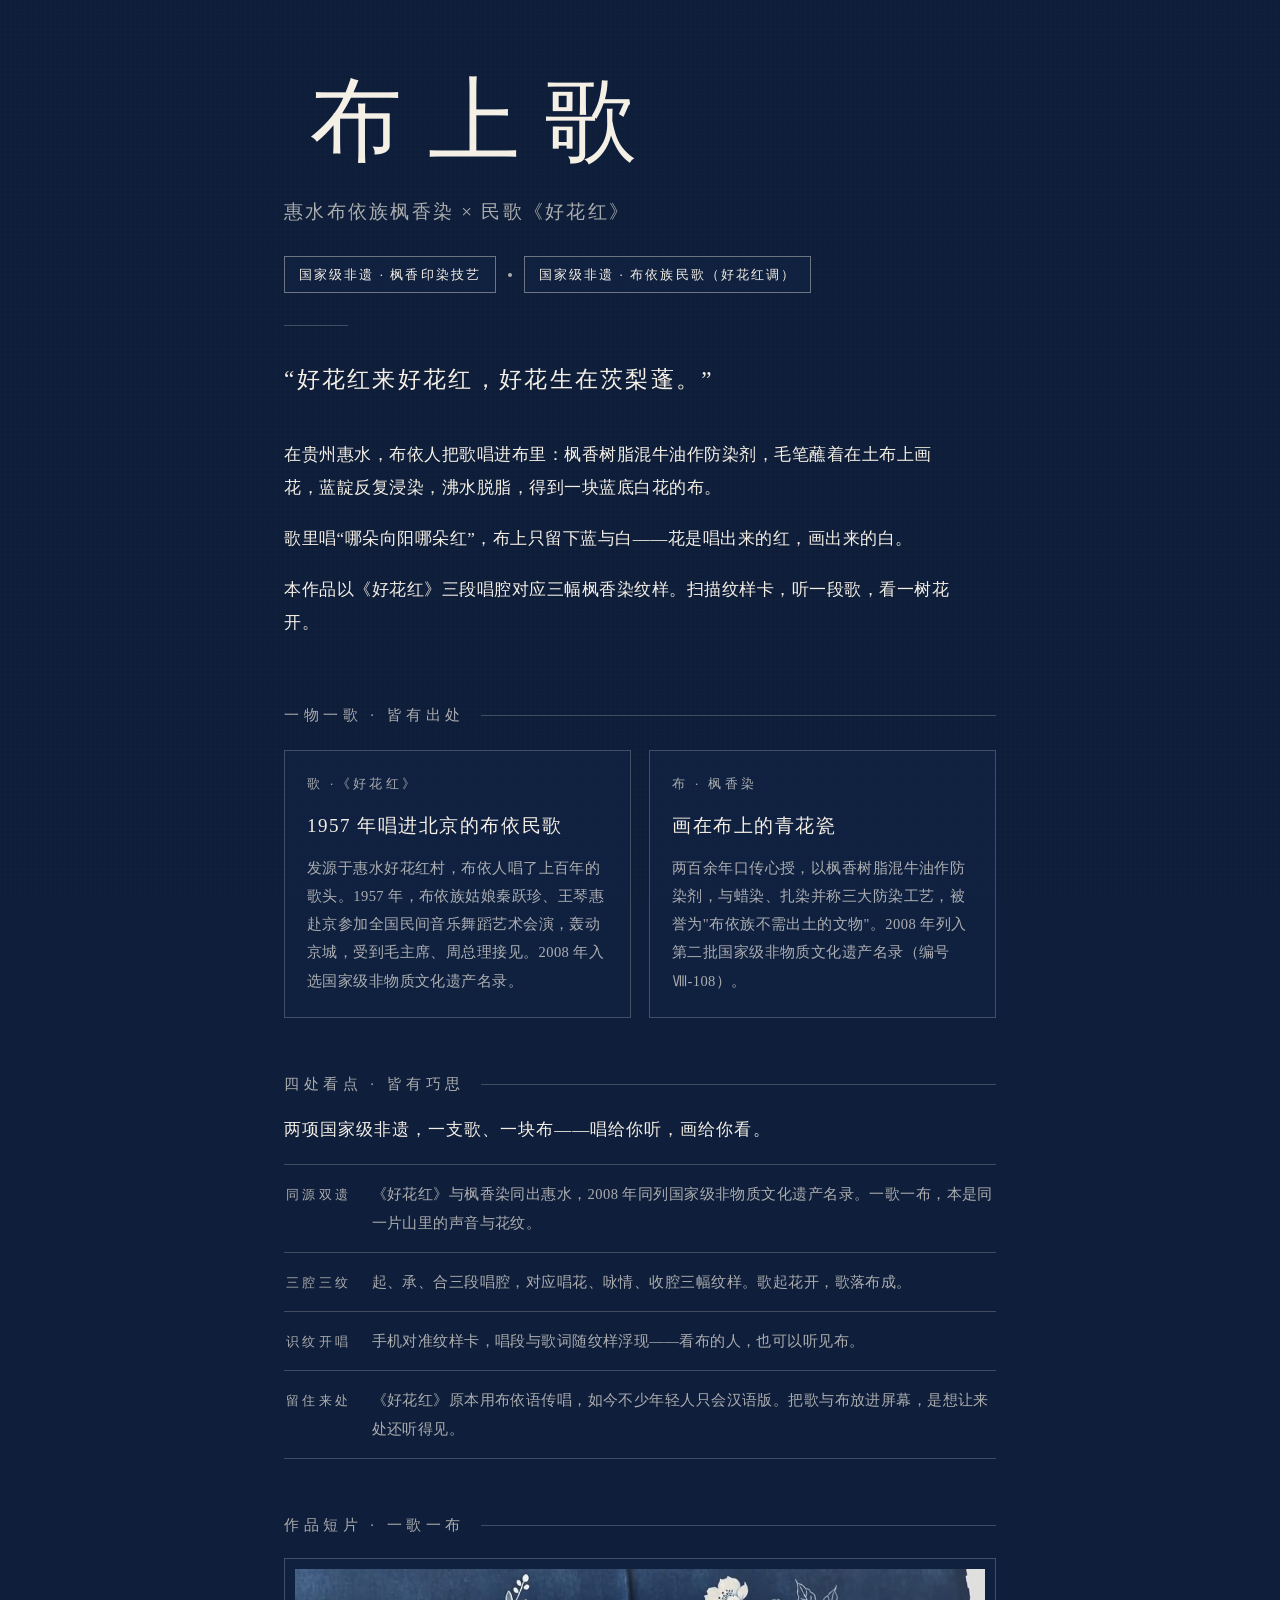
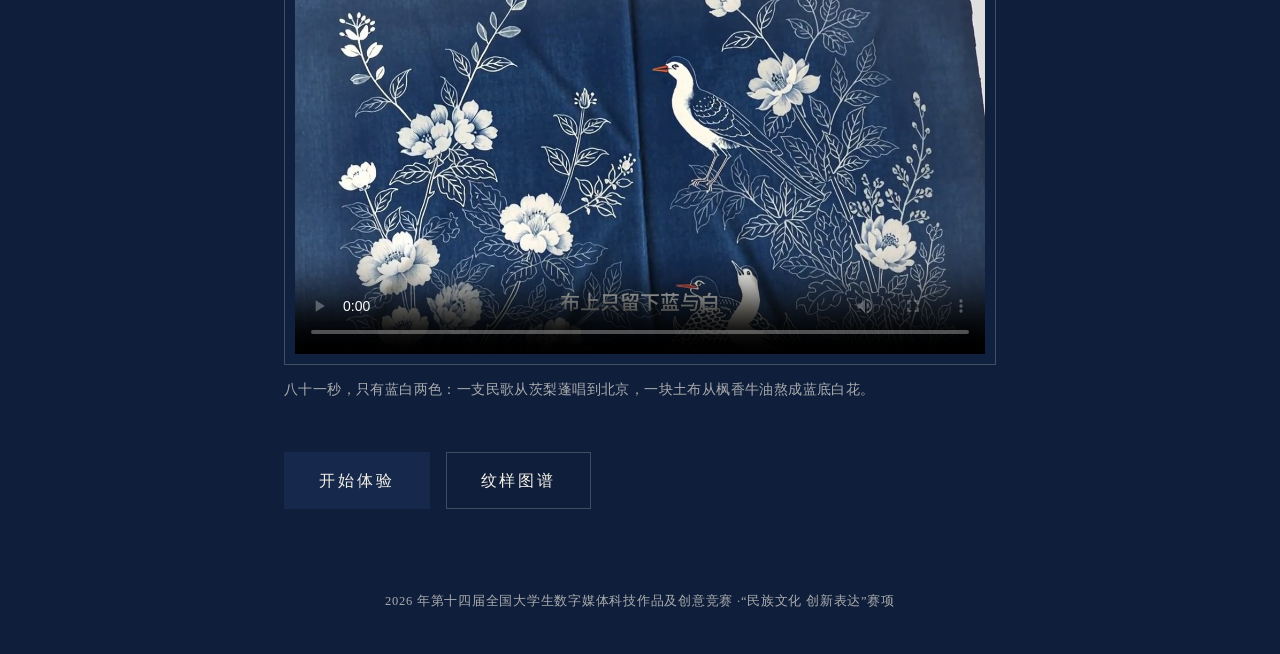
<file: index.html>
<!DOCTYPE html>
<html lang="zh-CN">

<head>
  <meta charset="UTF-8" />
  <meta name="viewport" content="width=device-width, initial-scale=1.0, viewport-fit=cover" />
  <title>布上歌 · 惠水布依族枫香染 ×《好花红》</title>
  <!-- 全站样式（含中文字体栈：宋体 / SimSun / serif，不加载网络字体） -->
  <link rel="stylesheet" href="style.css" />
</head>

<body class="page-home">

  <!-- 背景视频：若有 assets/bg.mp4 则循环静音播放；没有就自动隐藏，露出深靛纯色 -->
  <video class="bg-video" id="bg-video" autoplay muted loop playsinline webkit-playsinline preload="auto"
    aria-hidden="true">
    <source src="assets/bg.mp4" type="video/mp4" />
  </video>
  <!-- 压在视频上的深靛半透明层，保证文字可读 -->
  <div class="bg-veil" aria-hidden="true"></div>

  <main class="page home-main">
    <h1 class="hero-title">布上歌</h1>
    <p class="hero-sub">惠水布依族枫香染 × 民歌《好花红》</p>

    <!-- 双非遗徽标条：第一屏亮出作品分量 -->
    <div class="heritage-band" aria-label="非物质文化遗产背景">
      <span class="heritage-item">国家级非遗 · 枫香印染技艺</span>
      <span class="heritage-dot" aria-hidden="true"></span>
      <span class="heritage-item">国家级非遗 · 布依族民歌（好花红调）</span>
    </div>
    <div class="divider" aria-hidden="true"></div>

    <!-- 作品阐述（文案照抄） -->
    <section class="statement">
      <p class="poem">“好花红来好花红，好花生在茨梨蓬。”</p>
      <p>在贵州惠水，布依人把歌唱进布里：枫香树脂混牛油作防染剂，毛笔蘸着在土布上画花，蓝靛反复浸染，沸水脱脂，得到一块蓝底白花的布。</p>
      <p>歌里唱“哪朵向阳哪朵红”，布上只留下蓝与白——花是唱出来的红，画出来的白。</p>
      <p>本作品以《好花红》三段唱腔对应三幅枫香染纹样。扫描纹样卡，听一段歌，看一树花开。</p>
    </section>

    <!-- 出处：一歌一布，皆有来头 -->
    <section class="origin">
      <h2 class="origin-title">一物一歌 · 皆有出处</h2>
      <div class="origin-grid">
        <article class="origin-card">
          <p class="origin-kicker">歌 ·《好花红》</p>
          <p class="origin-lead">1957 年唱进北京的布依民歌</p>
          <p class="origin-text">发源于惠水好花红村，布依人唱了上百年的歌头。1957 年，布依族姑娘秦跃珍、王琴惠赴京参加全国民间音乐舞蹈艺术会演，轰动京城，受到毛主席、周总理接见。2008
            年入选国家级非物质文化遗产名录。</p>
        </article>
        <article class="origin-card">
          <p class="origin-kicker">布 · 枫香染</p>
          <p class="origin-lead">画在布上的青花瓷</p>
          <p class="origin-text">两百余年口传心授，以枫香树脂混牛油作防染剂，与蜡染、扎染并称三大防染工艺，被誉为"布依族不需出土的文物"。2008 年列入第二批国家级非物质文化遗产名录（编号 Ⅷ-108）。
          </p>
        </article>
      </div>
    </section>

    <!-- 看点：四处巧思，评委一眼扫到 -->
    <section class="marks">
      <h2 class="marks-title">四处看点 · 皆有巧思</h2>
      <p class="marks-lead">两项国家级非遗，一支歌、一块布——唱给你听，画给你看。</p>
      <ul class="marks-list">
        <li class="marks-item">
          <span class="marks-label">同源双遗</span>
          <span class="marks-text">《好花红》与枫香染同出惠水，2008 年同列国家级非物质文化遗产名录。一歌一布，本是同一片山里的声音与花纹。</span>
        </li>
        <li class="marks-item">
          <span class="marks-label">三腔三纹</span>
          <span class="marks-text">起、承、合三段唱腔，对应唱花、咏情、收腔三幅纹样。歌起花开，歌落布成。</span>
        </li>
        <li class="marks-item">
          <span class="marks-label">识纹开唱</span>
          <span class="marks-text">手机对准纹样卡，唱段与歌词随纹样浮现——看布的人，也可以听见布。</span>
        </li>
        <li class="marks-item">
          <span class="marks-label">留住来处</span>
          <span class="marks-text">《好花红》原本用布依语传唱，如今不少年轻人只会汉语版。把歌与布放进屏幕，是想让来处还听得见。</span>
        </li>
      </ul>
    </section>

    <!-- 作品短片：蓝白两色，一歌一布 -->
    <section class="film">
      <h2 class="film-title">作品短片 · 一歌一布</h2>
      <div class="film-frame">
        <video class="film-video" width="1290" height="720" controls playsinline preload="metadata"
          poster="assets/film-poster.jpg">
          <source src="film.mp4" type="video/mp4" />
          您的浏览器不支持视频播放，请升级浏览器后重试。
        </video>
      </div>
      <p class="film-cap">八十一秒，只有蓝白两色：一支民歌从茨梨蓬唱到北京，一块土布从枫香牛油熬成蓝底白花。</p>
    </section>

    <!-- 两个入口按钮 -->
    <nav class="btn-row">
      <a class="btn btn-solid" href="ar.html">开始体验</a>
      <a class="btn" href="pattern.html">纹样图谱</a>
    </nav>
  </main>

  <footer class="footer">
    2026 年第十四届全国大学生数字媒体科技作品及创意竞赛 ·“民族文化 创新表达”赛项
  </footer>

  <script>
    // 若没有 bg.mp4，视频会加载失败——把视频层藏起来，只留深靛纯色背景即可
    (function () {
      var v = document.getElementById('bg-video');
      function hideVideo() {
        v.style.display = 'none';
      }
      // true 表示连 <source> 的错误事件一起捕获（有的浏览器只报在 source 上）
      v.addEventListener('error', hideVideo, true);
      var src = v.querySelector('source');
      if (src) src.addEventListener('error', hideVideo);
    })();
  </script>
</body>

</html>
</file>
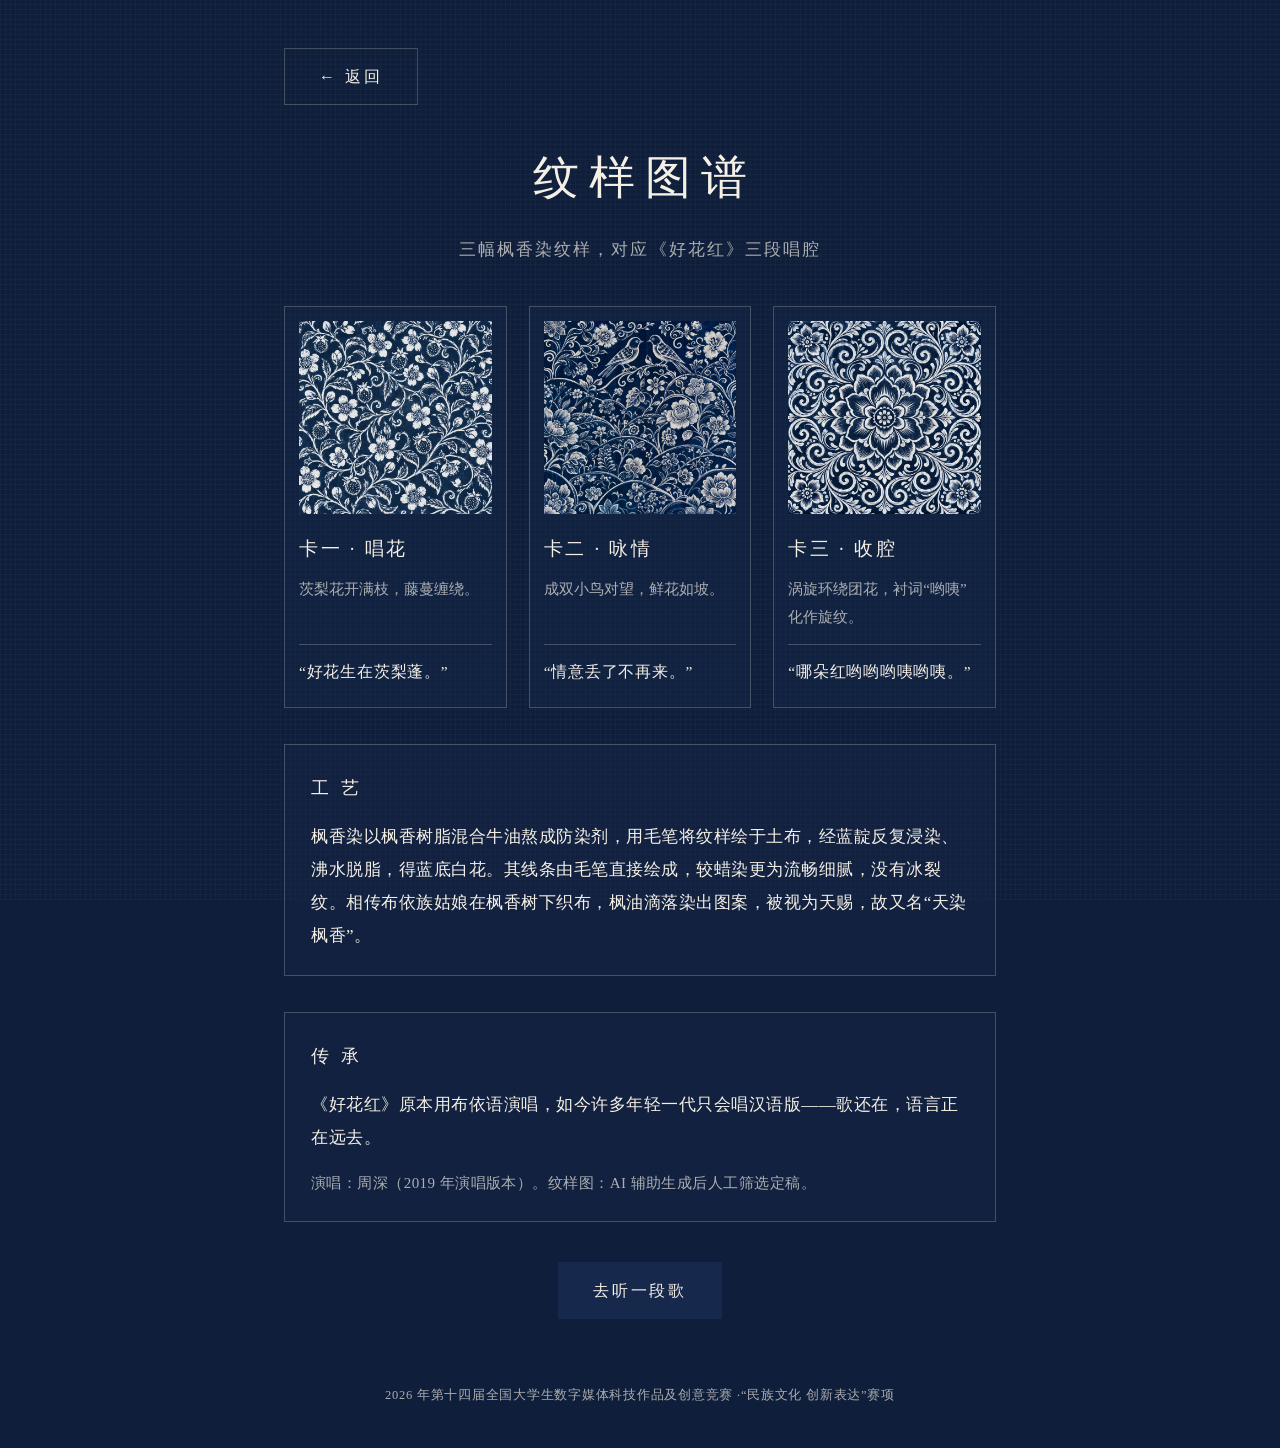
<file: pattern.html>
<!DOCTYPE html>
<html lang="zh-CN">
<head>
  <meta charset="UTF-8" />
  <meta name="viewport" content="width=device-width, initial-scale=1.0, viewport-fit=cover" />
  <title>纹样图谱 · 布上歌</title>
  <link rel="stylesheet" href="style.css" />
</head>
<body class="page-pattern">

  <main class="page">
    <!-- 顶部小按钮 -->
    <nav class="btn-row" style="margin-top:0; margin-bottom:28px;">
      <a class="btn" href="index.html">← 返回</a>
    </nav>

    <h1 class="pattern-title">纹样图谱</h1>
    <p class="pattern-sub">三幅枫香染纹样，对应《好花红》三段唱腔</p>

    <!-- 三张卡：桌面横排，手机纵排 -->
    <section class="pattern-grid">
      <article class="pattern-card">
        <img src="assets/card1.jpg" alt="纹样卡一 · 唱花" />
        <h2>卡一 · 唱花</h2>
        <p class="meaning">茨梨花开满枝，藤蔓缠绕。</p>
        <p class="lyric-quote">“好花生在茨梨蓬。”</p>
      </article>

      <article class="pattern-card">
        <img src="assets/card2.jpg" alt="纹样卡二 · 咏情" />
        <h2>卡二 · 咏情</h2>
        <p class="meaning">成双小鸟对望，鲜花如坡。</p>
        <p class="lyric-quote">“情意丢了不再来。”</p>
      </article>

      <article class="pattern-card">
        <img src="assets/card3.jpg" alt="纹样卡三 · 收腔" />
        <h2>卡三 · 收腔</h2>
        <p class="meaning">涡旋环绕团花，衬词“哟咦”化作旋纹。</p>
        <p class="lyric-quote">“哪朵红哟哟哟咦哟咦。”</p>
      </article>
    </section>

    <!-- 工艺说明 -->
    <section class="section-block">
      <h2>工 艺</h2>
      <p>枫香染以枫香树脂混合牛油熬成防染剂，用毛笔将纹样绘于土布，经蓝靛反复浸染、沸水脱脂，得蓝底白花。其线条由毛笔直接绘成，较蜡染更为流畅细腻，没有冰裂纹。相传布依族姑娘在枫香树下织布，枫油滴落染出图案，被视为天赐，故又名“天染枫香”。</p>
    </section>

    <!-- 传承注脚 -->
    <section class="section-block">
      <h2>传 承</h2>
      <p>《好花红》原本用布依语演唱，如今许多年轻一代只会唱汉语版——歌还在，语言正在远去。</p>
      <p class="muted">演唱：周深（2019 年演唱版本）。纹样图：AI 辅助生成后人工筛选定稿。</p>
    </section>

    <!-- 去听歌 -->
    <nav class="btn-row" style="justify-content:center;">
      <a class="btn btn-solid" href="ar.html">去听一段歌</a>
    </nav>
  </main>

  <footer class="footer">
    2026 年第十四届全国大学生数字媒体科技作品及创意竞赛 ·“民族文化 创新表达”赛项
  </footer>

</body>
</html>
</file>
<file: style.css>
/* ============================================================
   《布上歌》全站样式
   主色：靛蓝 #16294d / 背景：深靛 #0f1e3a / 文字：米白 #f5f0e6
   风格：安静、质朴，像一块染布；只保留少量淡入淡出
   字体：宋体系统字栈，不加载任何网络字体（考虑国内访问）
   ============================================================ */

:root {
  --ink-blue: #16294d;   /* 主色 · 靛蓝 */
  --bg-deep: #0f1e3a;    /* 背景 · 深靛 */
  --paper: #f5f0e6;      /* 文字 · 米白 */
  --paper-dim: rgba(245, 240, 230, 0.68);  /* 次级文字 */
  --line: rgba(245, 240, 230, 0.22);       /* 细线 */
}

* { margin: 0; padding: 0; box-sizing: border-box; }

html { -webkit-text-size-adjust: 100%; }

body {
  /* 深靛底色 + 极淡的经纬织纹，像染布的底子 */
  background-color: var(--bg-deep);
  background-image:
    repeating-linear-gradient(0deg, rgba(245, 240, 230, 0.022) 0 1px, transparent 1px 5px),
    repeating-linear-gradient(90deg, rgba(245, 240, 230, 0.022) 0 1px, transparent 1px 5px);
  background-attachment: fixed;
  color: var(--paper);
  /* 中文字体栈：宋体优先，都不在则退回衬线体 */
  font-family: "Songti SC", "STSong", "SimSun", "宋体", serif;
  font-size: 17px;
  line-height: 1.95;
  -webkit-font-smoothing: antialiased;
  min-height: 100vh;
  min-height: 100dvh;
}

img { display: block; max-width: 100%; }

a { color: inherit; text-decoration: none; }

/* ---------- 通用容器 ---------- */
.page {
  position: relative;
  z-index: 1;
  max-width: 760px;
  margin: 0 auto;
  padding: 48px 24px 32px;
}

/* ---------- 按钮：细线框，朴素，悬停微微提亮 ---------- */
.btn {
  display: inline-block;
  padding: 12px 34px;
  border: 1px solid var(--line);
  color: var(--paper);
  letter-spacing: 0.18em;
  background: transparent;
  cursor: pointer;
  font-family: inherit;
  font-size: 16px;
  transition: background-color 0.35s ease, border-color 0.35s ease;
}
.btn:hover { background: rgba(245, 240, 230, 0.08); border-color: rgba(245, 240, 230, 0.45); }
.btn-solid { background: var(--ink-blue); border-color: var(--ink-blue); }
.btn-solid:hover { background: #1c3560; border-color: #1c3560; }
.btn-row { display: flex; flex-wrap: wrap; gap: 16px; margin: 40px 0 8px; }

/* ---------- 分割线：一缕细线，像布上的一道缝 ---------- */
.divider {
  width: 64px;
  height: 1px;
  background: var(--line);
  margin: 32px 0;
}

/* ---------- 页脚 ---------- */
.footer {
  position: relative;
  z-index: 1;
  text-align: center;
  color: var(--paper-dim);
  font-size: 12.5px;
  letter-spacing: 0.06em;
  line-height: 2;
  padding: 24px 20px 40px;
}

/* ============================================================
   入口页 index.html
   ============================================================ */
.page-home { display: flex; flex-direction: column; min-height: 100vh; min-height: 100dvh; }
.home-main { flex: 1; display: flex; flex-direction: column; justify-content: center; padding-top: 64px; padding-bottom: 48px; }

/* 背景视频：有 bg.mp4 时铺满、静音循环；没有则脚本会把它隐藏 */
.bg-video {
  position: fixed;
  inset: 0;
  width: 100%;
  height: 100%;
  object-fit: cover;
  z-index: 0;
}
/* 视频之上的深靛遮罩，保证文字可读；没有视频时它本身也像一层染色 */
.bg-veil {
  position: fixed;
  inset: 0;
  background: rgba(15, 30, 58, 0.72);
  z-index: 0;
}

.hero-title {
  font-size: clamp(52px, 13vw, 92px);
  font-weight: 500;
  letter-spacing: 0.28em;
  text-indent: 0.28em; /* 抵消末字后的字距，保证视觉居左对齐 */
  line-height: 1.25;
  /* 标题淡入 */
  animation: fadeIn 1.2s ease both;
}
.hero-sub {
  margin-top: 14px;
  color: var(--paper-dim);
  letter-spacing: 0.12em;
  font-size: clamp(15px, 4vw, 19px);
  animation: fadeIn 1.2s ease 0.25s both;
}

.statement { max-width: 40em; animation: fadeIn 1.2s ease 0.5s both; }
.statement p { margin-bottom: 1.05em; letter-spacing: 0.03em; }
.statement .poem {
  font-size: clamp(19px, 5vw, 23px);
  letter-spacing: 0.1em;
  margin-bottom: 1.5em;
}

/* 双非遗徽标条：细线小牌，朴素但醒目 */
.heritage-band {
  display: flex;
  flex-wrap: wrap;
  align-items: center;
  gap: 12px;
  margin-top: 26px;
  animation: fadeIn 1.2s ease 0.35s both;
}
.heritage-item {
  padding: 5px 14px;
  border: 1px solid rgba(245, 240, 230, 0.4);
  background: rgba(22, 41, 77, 0.4);
  font-size: 13px;
  letter-spacing: 0.16em;
}
.heritage-dot {
  width: 4px;
  height: 4px;
  border-radius: 50%;
  background: var(--paper-dim);
}

/* 出处板块：两张卡，一歌一布 */
.origin { margin: 44px 0 8px; animation: fadeIn 1.2s ease 0.7s both; }
.origin-title {
  display: flex;
  align-items: center;
  gap: 16px;
  font-size: 15px;
  font-weight: 500;
  letter-spacing: 0.3em;
  color: var(--paper-dim);
  margin-bottom: 20px;
}
.origin-title::after { content: ""; flex: 1; height: 1px; background: var(--line); }
.origin-grid { display: grid; grid-template-columns: 1fr 1fr; gap: 18px; }
.origin-card {
  border: 1px solid var(--line);
  background: rgba(22, 41, 77, 0.35);
  padding: 20px 22px 22px;
}
.origin-kicker { font-size: 13px; letter-spacing: 0.26em; color: var(--paper-dim); margin-bottom: 10px; }
.origin-lead { font-size: 19px; letter-spacing: 0.08em; margin-bottom: 10px; }
.origin-text { color: var(--paper-dim); font-size: 14.5px; line-height: 1.95; letter-spacing: 0.03em; }

@media (max-width: 720px) {
  .origin-grid { grid-template-columns: 1fr; }
}

/* 看点：四条细线小牌，一行一针脚 */
.marks { margin: 44px 0 8px; animation: fadeIn 1.2s ease 0.85s both; }
.marks-title {
  display: flex;
  align-items: center;
  gap: 16px;
  font-size: 15px;
  font-weight: 500;
  letter-spacing: 0.3em;
  color: var(--paper-dim);
  margin-bottom: 14px;
}
.marks-title::after { content: ""; flex: 1; height: 1px; background: var(--line); }
.marks-lead {
  font-size: 17px;
  letter-spacing: 0.06em;
  margin-bottom: 18px;
}
.marks-list {
  list-style: none;
  border-top: 1px solid var(--line);
}
.marks-item {
  display: flex;
  align-items: baseline;
  gap: 20px;
  padding: 15px 2px;
  border-bottom: 1px solid var(--line);
}
.marks-label {
  flex: 0 0 auto;
  font-size: 13px;
  letter-spacing: 0.26em;
  color: var(--paper-dim);
}
.marks-text {
  color: var(--paper-dim);
  font-size: 14.5px;
  line-height: 1.95;
  letter-spacing: 0.03em;
}

/* 作品短片：细线框裱起，像布上贴的一方镜头 */
.film { margin: 44px 0 8px; animation: fadeIn 1.2s ease 1s both; }
.film-title {
  display: flex;
  align-items: center;
  gap: 16px;
  font-size: 15px;
  font-weight: 500;
  letter-spacing: 0.3em;
  color: var(--paper-dim);
  margin-bottom: 18px;
}
.film-title::after { content: ""; flex: 1; height: 1px; background: var(--line); }
.film-frame {
  border: 1px solid var(--line);
  background: rgba(22, 41, 77, 0.35);
  padding: 10px;
}
.film-video {
  display: block;
  width: 100%;
  height: auto;
  background: #000;
}
.film-cap {
  margin-top: 12px;
  color: var(--paper-dim);
  font-size: 13.5px;
  line-height: 1.95;
  letter-spacing: 0.03em;
}

@media (max-width: 720px) {
  .marks-item { flex-direction: column; gap: 6px; padding: 14px 2px; }
  .film-frame { padding: 8px; }
}

/* 淡入：全站唯一的动效 */
@keyframes fadeIn {
  from { opacity: 0; }
  to { opacity: 1; }
}

/* ============================================================
   图谱页 pattern.html
   ============================================================ */
.pattern-title {
  font-size: clamp(32px, 8vw, 46px);
  font-weight: 500;
  letter-spacing: 0.22em;
  text-indent: 0.22em;
  text-align: center;
}
.pattern-sub {
  text-align: center;
  color: var(--paper-dim);
  letter-spacing: 0.12em;
  margin: 10px 0 0;
}

/* 三张卡：桌面横排，手机纵排 */
.pattern-grid {
  display: grid;
  grid-template-columns: repeat(3, 1fr);
  gap: 22px;
  margin: 40px 0 12px;
}
.pattern-card {
  border: 1px solid var(--line);
  padding: 14px 14px 20px;
  background: rgba(22, 41, 77, 0.35);
}
.pattern-card img {
  width: 100%;
  aspect-ratio: 1 / 1;
  object-fit: cover;
}
.pattern-card h2 {
  margin: 16px 0 8px;
  font-size: 19px;
  font-weight: 500;
  letter-spacing: 0.14em;
}
.pattern-card .meaning {
  color: var(--paper-dim);
  font-size: 15px;
  line-height: 1.9;
  min-height: 3.8em; /* 三张卡的说明文字高度对齐 */
}
.pattern-card .lyric-quote {
  margin-top: 12px;
  padding-top: 12px;
  border-top: 1px solid var(--line);
  font-size: 15.5px;
  letter-spacing: 0.05em;
}

/* 工艺说明 / 传承注脚：像书页里的两段注解 */
.section-block {
  margin: 36px 0 0;
  padding: 26px 26px 22px;
  border: 1px solid var(--line);
  background: rgba(22, 41, 77, 0.28);
}
.section-block h2 {
  font-size: 18px;
  font-weight: 500;
  letter-spacing: 0.22em;
  margin-bottom: 14px;
}
.section-block p { margin-bottom: 0.9em; letter-spacing: 0.03em; }
.section-block p:last-child { margin-bottom: 0; }
.section-block .muted { color: var(--paper-dim); font-size: 15px; }

/* 手机端：卡片改纵排 */
@media (max-width: 720px) {
  .pattern-grid { grid-template-columns: 1fr; gap: 26px; }
  .pattern-card .meaning { min-height: 0; }
  .section-block { padding: 20px 18px 18px; }
}

/* ============================================================
   AR 页 ar.html
   ============================================================ */
body.page-ar {
  overflow: hidden;
  height: 100vh;
  height: 100dvh;
  background: #000; /* 摄像头未启动时不至于闪白 */
}

/* AR 场景容器：铺满全屏；MindAR 会把 <video> 挂进这个容器 */
#ar-root {
  position: fixed;
  inset: 0;
  overflow: hidden;
  background: var(--bg-deep);
}
#ar-root a-scene {
  width: 100% !important;
  height: 100% !important;
}

/* 顶部条：返回入口页 + 手动切 2D 模式 */
.ar-top {
  position: fixed;
  top: 0;
  left: 0;
  right: 0;
  z-index: 30;
  display: flex;
  justify-content: space-between;
  align-items: center;
  padding: calc(12px + env(safe-area-inset-top)) 16px 12px;
  background: linear-gradient(rgba(15, 30, 58, 0.75), rgba(15, 30, 58, 0));
}
.ar-btn {
  padding: 8px 16px;
  border: 1px solid var(--line);
  background: rgba(15, 30, 58, 0.55);
  color: var(--paper);
  font-family: inherit;
  font-size: 14px;
  letter-spacing: 0.12em;
  cursor: pointer;
}
.ar-btn:hover { background: rgba(22, 41, 77, 0.85); }

/* 中部提示语（对准纹样卡 / 正在开启摄像头） */
.ar-tip {
  position: fixed;
  top: calc(76px + env(safe-area-inset-top));
  left: 50%;
  transform: translateX(-50%);
  z-index: 25;
  padding: 7px 18px;
  background: rgba(15, 30, 58, 0.55);
  border: 1px solid var(--line);
  color: var(--paper-dim);
  font-size: 13.5px;
  letter-spacing: 0.14em;
  white-space: nowrap;
  opacity: 0;
  transition: opacity 0.6s ease;
  pointer-events: none;
}
.ar-tip.is-show { opacity: 1; }

/* 歌词浮层：屏幕底部，识别到卡时淡入 */
.lyric-bar {
  position: fixed;
  left: 0;
  right: 0;
  bottom: 0;
  z-index: 20;
  padding: 26px 22px calc(30px + env(safe-area-inset-bottom));
  background: linear-gradient(rgba(15, 30, 58, 0), rgba(15, 30, 58, 0.92) 32%);
  text-align: center;
  opacity: 0;
  transform: translateY(14px);
  visibility: hidden;
  transition: opacity 0.7s ease, transform 0.7s ease, visibility 0.7s;
}
.lyric-bar.is-show {
  opacity: 1;
  transform: translateY(0);
  visibility: visible;
}
.lyric-title {
  font-size: 13px;
  letter-spacing: 0.32em;
  color: var(--paper-dim);
  margin-bottom: 10px;
}
.lyric-text {
  font-size: clamp(18px, 5.2vw, 23px);
  letter-spacing: 0.12em;
  line-height: 2.05;
  white-space: pre-line; /* 让歌词里的换行符生效 */
}
.lyric-close {
  display: inline-block;
  margin-top: 14px;
  padding: 5px 18px;
  border: 1px solid var(--line);
  background: transparent;
  color: var(--paper-dim);
  font-family: inherit;
  font-size: 13px;
  letter-spacing: 0.18em;
  cursor: pointer;
}
.lyric-close:hover { color: var(--paper); }

/* 启动遮罩：点击前盖住一切，点击后才开摄像头与音频 */
.start-mask {
  position: fixed;
  inset: 0;
  z-index: 50;
  display: flex;
  flex-direction: column;
  align-items: center;
  justify-content: center;
  gap: 18px;
  background-color: var(--bg-deep);
  background-image:
    repeating-linear-gradient(0deg, rgba(245, 240, 230, 0.022) 0 1px, transparent 1px 5px),
    repeating-linear-gradient(90deg, rgba(245, 240, 230, 0.022) 0 1px, transparent 1px 5px);
  text-align: center;
  padding: 24px;
  cursor: pointer;
  transition: opacity 0.7s ease;
}
.start-mask.is-hidden { opacity: 0; pointer-events: none; }
.start-title {
  font-size: clamp(40px, 11vw, 64px);
  letter-spacing: 0.28em;
  text-indent: 0.28em;
}
.start-sub {
  color: var(--paper-dim);
  letter-spacing: 0.14em;
  margin-bottom: 10px;
}
.start-btn {
  margin-top: 6px;
  padding: 13px 40px;
  border: 1px solid rgba(245, 240, 230, 0.5);
  letter-spacing: 0.3em;
  text-indent: 0.3em;
  font-size: 17px;
  animation: breathe 2.6s ease-in-out infinite;
}
.start-hint {
  margin-top: 8px;
  color: var(--paper-dim);
  font-size: 13px;
  letter-spacing: 0.1em;
}
/* 呼吸感的微动：很轻的一点提示，不算花哨 */
@keyframes breathe {
  0%, 100% { opacity: 1; }
  50% { opacity: 0.55; }
}

/* 2D 降级模式：三张卡宫格，点击播放 */
.fallback {
  position: fixed;
  inset: 0;
  z-index: 40;
  overflow-y: auto;
  background-color: var(--bg-deep);
  background-image:
    repeating-linear-gradient(0deg, rgba(245, 240, 230, 0.022) 0 1px, transparent 1px 5px),
    repeating-linear-gradient(90deg, rgba(245, 240, 230, 0.022) 0 1px, transparent 1px 5px);
  padding: calc(76px + env(safe-area-inset-top)) 20px calc(40px + env(safe-area-inset-bottom));
}
.fallback-head { text-align: center; margin-bottom: 26px; }
.fallback-head h2 {
  font-size: 24px;
  font-weight: 500;
  letter-spacing: 0.22em;
  text-indent: 0.22em;
}
.fallback-head p {
  margin-top: 10px;
  color: var(--paper-dim);
  font-size: 14px;
  letter-spacing: 0.08em;
  line-height: 1.9;
}
.fallback-grid {
  display: grid;
  grid-template-columns: 1fr;
  gap: 18px;
  max-width: 420px;
  margin: 0 auto;
}
.fallback-card {
  border: 1px solid var(--line);
  background: rgba(22, 41, 77, 0.4);
  padding: 12px 12px 16px;
  color: var(--paper);
  font-family: inherit;
  font-size: 16px;
  letter-spacing: 0.14em;
  cursor: pointer;
  text-align: center;
  transition: border-color 0.3s ease, background-color 0.3s ease;
}
.fallback-card:hover,
.fallback-card.is-active {
  border-color: rgba(245, 240, 230, 0.55);
  background: rgba(22, 41, 77, 0.75);
}
.fallback-card img {
  width: 100%;
  aspect-ratio: 1 / 1;
  object-fit: cover;
  margin-bottom: 12px;
}
.fallback-actions { text-align: center; margin-top: 28px; }
@media (min-width: 860px) {
  .fallback-grid { grid-template-columns: repeat(3, 1fr); max-width: 960px; }
}

/* 轻提示条：缺音频文件等友好提示 */
.toast {
  position: fixed;
  left: 50%;
  bottom: calc(120px + env(safe-area-inset-bottom));
  transform: translateX(-50%);
  z-index: 60;
  max-width: 86vw;
  padding: 11px 22px;
  background: rgba(22, 41, 77, 0.95);
  border: 1px solid var(--line);
  color: var(--paper);
  font-size: 14px;
  letter-spacing: 0.06em;
  text-align: center;
  opacity: 0;
  visibility: hidden;
  transition: opacity 0.45s ease, visibility 0.45s;
}
.toast.is-show { opacity: 1; visibility: visible; }
</file>
